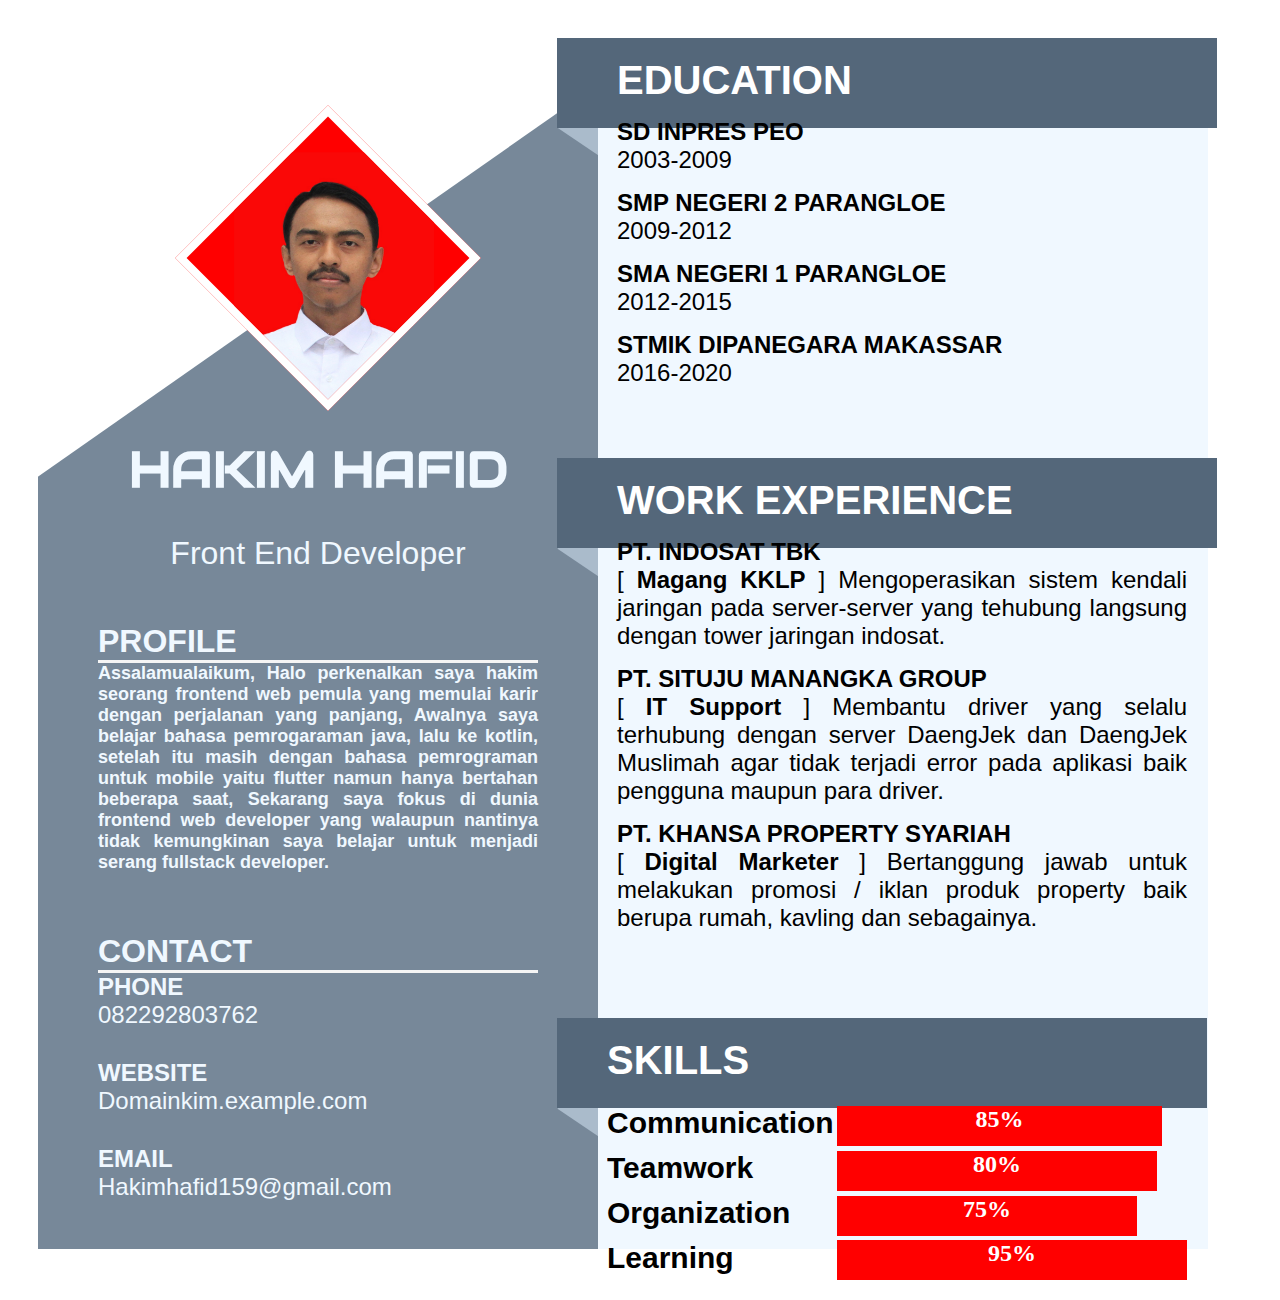
<file: index.html>
<!DOCTYPE html>
<html lang="en">
  <head>
    <meta charset="UTF-8" />
    <meta http-equiv="X-UA-Compatible" content="IE=edge" />
    <meta name="viewport" content="width=device-width, initial-scale=1.0" />
    <link
      rel="stylesheet"
      href="https://fonts.googleapis.com/css?family=Audiowide"
    />
    <title>Latihan Pembuatan CV</title>
  </head>
  <body>
    <div style="display: grid; grid-template-columns: 60px auto">
      <div
        class="box-kiri"
        style="
          background-color: lightslategrey;
          height: auto;
          width: 500px;
          margin: 30px 30px 30px 30px;
          padding-left: 30px;
          z-index: 1;
          padding-right: 30px;
        "
      >
        <div>
          <div
            class="tambahangambar"
            style="
              content: '';
              position: absolute;
              width: 200px;
              height: 200px;
              background-color: red;
              left: 220px;
              top: 150px;
              transform: rotate(45deg);
              z-index: 1;
              overflow: hidden;
              border: solid 8px white;
            "
          >
            <div
              class="gambar"
              style="
                width: 50%;
                margin-left: auto;
                margin-right: auto;
                transform: rotate(-45deg);
                padding-top: 5px;
                padding-right: 35px;
                z-index: 2;
              "
            >
              <img src="./assets/Foto.jpg" width="200" alt="gambar" />
            </div>
          </div>
        </div>

        <div
          class="tambahan0"
          style="
            content: '';
            position: absolute;
            width: 360px;
            height: 755px;
            background-color: white;
            left: 0px;
            top: -220px;
            transform: rotate(55deg);
            z-index: -2;
            overflow: hidden;
          "
        ></div>
        <div
          class="tambahan1"
          style="
            content: '';
            position: absolute;
            width: 80px;
            height: 80px;
            background-color: rgb(170, 187, 203);
            left: 573px;
            top: 77px;
            transform: rotate(-56deg);
            z-index: 1;
          "
        ></div>
        <div
          class="tambahan2"
          style="
            content: '';
            position: absolute;
            width: 80px;
            height: 80px;
            background-color: rgb(170, 187, 203);
            left: 573px;
            margin-top: 460px;
            transform: rotate(-56deg);
            z-index: 1;
          "
        ></div>
        <div
          class="tambahan3"
          style="
            content: '';
            position: absolute;
            width: 80px;
            height: 80px;
            background-color: rgb(170, 187, 203);
            left: 573px;
            margin-top: 1020px;
            transform: rotate(-56deg);
            z-index: 1;
          "
        ></div>
        <div class="Textnya atas" style="text-align: center">
          <h1
            style="
              font-family: Audiowide;
              font-size: 50px;
              color: aliceblue;
              margin-top: 400px;
            "
          >
            HAKIM HAFID
          </h1>
          <h1
            style="
              font-family: 'Segoe UI', Tahoma, Geneva, Verdana, sans-serif;
              font-weight: 350;
              color: aliceblue;
            "
          >
            Front End Developer
          </h1>
        </div>
        <div class="Textnya profile" style="padding: 30px 30px">
          <h1
            style="
              font-family: 'Segoe UI', Tahoma, Geneva, Verdana, sans-serif;
              font-weight: 700;
              margin: 0px;
              border-bottom: 3px solid whitesmoke;
              color: aliceblue;
            "
          >
            PROFILE
          </h1>
          <p
            style="
              font-weight: 700;
              font-size: large;
              text-align: justify;
              font-family: 'Segoe UI', Tahoma, Geneva, Verdana, sans-serif;
              margin: 0px;
              padding: 0px;
              color: aliceblue;
            "
          >
            Assalamualaikum, Halo perkenalkan saya hakim seorang frontend web
            pemula yang memulai karir dengan perjalanan yang panjang, Awalnya
            saya belajar bahasa pemrogaraman java, lalu ke kotlin, setelah itu
            masih dengan bahasa pemrograman untuk mobile yaitu flutter namun
            hanya bertahan beberapa saat, Sekarang saya fokus di dunia frontend
            web developer yang walaupun nantinya tidak kemungkinan saya belajar
            untuk menjadi serang fullstack developer.
          </p>
        </div>
        <div class="Textnya-kiri contact" style="padding: 30px 30px">
          <h1
            style="
              font-family: 'Segoe UI', Tahoma, Geneva, Verdana, sans-serif;
              margin: 0px;
              font-weight: 700;
              border-bottom: 3px solid whitesmoke;
              color: aliceblue;
            "
          >
            CONTACT
          </h1>
          <h2
            style="
              font-family: 'Segoe UI', Tahoma, Geneva, Verdana, sans-serif;
              font-weight: 700;
              margin: 0px;
              color: aliceblue;
            "
          >
            PHONE
          </h2>
          <h2
            style="
              font-family: 'Segoe UI', Tahoma, Geneva, Verdana, sans-serif;
              font-weight: 500;
              color: aliceblue;
              margin: 0px;
            "
          >
            082292803762
          </h2>
          <h2
            style="
              font-family: 'Segoe UI', Tahoma, Geneva, Verdana, sans-serif;
              font-weight: 700;
              margin: 0px;
              padding-top: 30px;
              color: aliceblue;
            "
          >
            WEBSITE
          </h2>
          <h2
            style="
              font-family: 'Segoe UI', Tahoma, Geneva, Verdana, sans-serif;
              font-weight: 500;
              margin: 0px;
              color: aliceblue;
            "
          >
            Domainkim.example.com
          </h2>
          <h2
            style="
              font-family: 'Segoe UI', Tahoma, Geneva, Verdana, sans-serif;
              font-weight: 700;
              margin: 0px;
              padding-top: 30px;
              color: aliceblue;
            "
          >
            EMAIL
          </h2>
          <h2
            style="
              font-family: 'Segoe UI', Tahoma, Geneva, Verdana, sans-serif;
              font-weight: 500;
              margin: 0px;
              color: aliceblue;
            "
          >
            Hakimhafid159@gmail.com
          </h2>
          <br />
        </div>
      </div>
      <div
        class="box-kanan"
        style="
          height: auto;
          background-color: aliceblue;
          width: 610px;
          margin-left: 530px;
          margin-top: 30px;
          margin-bottom: 30px;
          margin-right: 30px;
          z-index: +1;
        "
      >
        <div
          style="
            content: '';
            position: absolute;
            width: 600px;
            height: 90px;
            background-color: rgb(84, 103, 122);
            left: 557px;
            top: 38px;
            padding-left: 60px;
            z-index: -2;
          "
        >
          <h1
            style="
              font-family: 'Segoe UI', Tahoma, Geneva, Verdana, sans-serif;
              font-weight: 600;
              font-size: 40px;
              margin: 0px;
              padding-top: 20px;
              color: white;
            "
          >
            EDUCATION
          </h1>

          <h2
            style="
              font-family: 'Segoe UI', Tahoma, Geneva, Verdana, sans-serif;
              font-weight: 700;
              color: black;
              margin-left: 550px;
              margin: 0px;
              padding-top: 15px;
            "
          >
            SD INPRES PEO
          </h2>
          <h2
            style="
              font-family: 'Segoe UI', Tahoma, Geneva, Verdana, sans-serif;
              font-weight: 500;
              color: black;
              margin: 0px;
            "
          >
            2003-2009
          </h2>
          <h2
            style="
              font-family: 'Segoe UI', Tahoma, Geneva, Verdana, sans-serif;
              font-weight: 700;
              color: black;
              margin-left: 550px;
              margin: 0px;
              padding-top: 15px;
            "
          >
            SMP NEGERI 2 PARANGLOE
          </h2>
          <h2
            style="
              font-family: 'Segoe UI', Tahoma, Geneva, Verdana, sans-serif;
              font-weight: 500;
              color: black;
              margin: 0px;
            "
          >
            2009-2012
          </h2>
          <h2
            style="
              font-family: 'Segoe UI', Tahoma, Geneva, Verdana, sans-serif;
              font-weight: 700;
              color: black;
              margin-left: 550px;
              margin: 0px;
              padding-top: 15px;
            "
          >
            SMA NEGERI 1 PARANGLOE
          </h2>
          <h2
            style="
              font-family: 'Segoe UI', Tahoma, Geneva, Verdana, sans-serif;
              font-weight: 500;
              color: black;
              margin: 0px;
            "
          >
            2012-2015
          </h2>
          <h2
            style="
              font-family: 'Segoe UI', Tahoma, Geneva, Verdana, sans-serif;
              font-weight: 700;
              color: black;
              margin-left: 550px;
              margin: 0px;
              padding-top: 15px;
            "
          >
            STMIK DIPANEGARA MAKASSAR
          </h2>
          <h2
            style="
              font-family: 'Segoe UI', Tahoma, Geneva, Verdana, sans-serif;
              font-weight: 500;
              color: black;
              margin: 0px;
            "
          >
            2016-2020
          </h2>

          <div
            style="
              content: '';
              position: absolute;
              width: 600px;
              height: 90px;
              background-color: rgb(84, 103, 122);
              left: 0px;
              top: 420px;
              padding-left: 60px;
              z-index: -2;
            "
          >
            <h1
              style="
                font-family: 'Segoe UI', Tahoma, Geneva, Verdana, sans-serif;
                font-weight: 600;
                font-size: 40px;
                margin: 0px;
                padding-top: 20px;
                color: white;
              "
            >
              WORK EXPERIENCE
            </h1>
            <h2
              style="
                font-family: 'Segoe UI', Tahoma, Geneva, Verdana, sans-serif;
                font-weight: 700;
                color: black;
                margin-left: 550px;
                margin: 0px;
                padding-top: 15px;
              "
            >
              PT. INDOSAT TBK
            </h2>
            <h2
              style="
                font-family: 'Segoe UI', Tahoma, Geneva, Verdana, sans-serif;
                font-weight: 500;
                color: black;
                text-align: justify;
                padding-right: 30px;
                margin: 0px;
              "
            >
              [ <b>Magang KKLP</b> ] Mengoperasikan sistem kendali jaringan pada
              server-server yang tehubung langsung dengan tower jaringan
              indosat.
            </h2>
            <h2
              style="
                font-family: 'Segoe UI', Tahoma, Geneva, Verdana, sans-serif;
                font-weight: 700;
                color: black;
                margin-left: 550px;
                margin: 0px;
                padding-top: 15px;
              "
            >
              PT. SITUJU MANANGKA GROUP
            </h2>
            <h2
              style="
                font-family: 'Segoe UI', Tahoma, Geneva, Verdana, sans-serif;
                font-weight: 500;
                color: black;
                text-align: justify;
                padding-right: 30px;
                margin: 0px;
              "
            >
              [ <b>IT Support</b> ] Membantu driver yang selalu terhubung dengan
              server DaengJek dan DaengJek Muslimah agar tidak terjadi error
              pada aplikasi baik pengguna maupun para driver.
            </h2>
            <h2
              style="
                font-family: 'Segoe UI', Tahoma, Geneva, Verdana, sans-serif;
                font-weight: 700;
                color: black;
                margin-left: 550px;
                margin: 0px;
                padding-top: 15px;
              "
            >
              PT. KHANSA PROPERTY SYARIAH
            </h2>
            <h2
              style="
                font-family: 'Segoe UI', Tahoma, Geneva, Verdana, sans-serif;
                font-weight: 500;
                color: black;
                text-align: justify;
                padding-right: 30px;
                margin: 0px;
              "
            >
              [ <b>Digital Marketer </b> ] Bertanggung jawab untuk melakukan
              promosi / iklan produk property baik berupa rumah, kavling dan
              sebagainya.
            </h2>

            <div
              style="
                content: '';
                position: absolute;
                width: 600px;
                height: 90px;
                background-color: rgb(84, 103, 122);
                left: 0px;
                top: 560px;
                padding-left: 50px;
                z-index: -2;
              "
            >
              <h1
                style="
                  font-family: 'Segoe UI', Tahoma, Geneva, Verdana, sans-serif;
                  font-weight: 600;
                  font-size: 40px;
                  margin: 0px;
                  padding-top: 20px;
                  color: white;
                "
              >
                SKILLS
              </h1>
              <div
                style="
                  display: grid;
                  grid-template-columns: 220px auto;
                  margin-top: 3px;
                  overflow: hidden;
                  gap: 10px;
                  padding-right: 20px;
                "
              >
                <h1
                  style="
                    font-family: 'Segoe UI', Tahoma, Geneva, Verdana, sans-serif;
                    font-weight: 600;
                    font-size: 30px;
                  "
                >
                  Communication
                </h1>
                <h2
                  style="
                    color: white;
                    text-align: center;
                    width: 325px;
                    height: 40px;
                    background-color: red;
                  "
                >
                  85%
                </h2>
              </div>
              <div
                style="
                  display: grid;
                  grid-template-columns: 220px auto;
                  margin-top: -35px;
                  overflow: hidden;
                  gap: 10px;
                  padding-right: 20px;
                "
              >
                <h1
                  style="
                    font-family: 'Segoe UI', Tahoma, Geneva, Verdana, sans-serif;
                    font-weight: 600;
                    font-size: 30px;
                  "
                >
                  Teamwork
                </h1>
                <h2
                  style="
                    color: white;
                    text-align: center;
                    width: 320px;
                    height: 40px;
                    background-color: red;
                  "
                >
                  80%
                </h2>
              </div>
              <div
                style="
                  display: grid;
                  grid-template-columns: 220px auto;
                  margin-top: -35px;
                  overflow: hidden;
                  gap: 10px;
                  padding-right: 20px;
                "
              >
                <h1
                  style="
                    font-family: 'Segoe UI', Tahoma, Geneva, Verdana, sans-serif;
                    font-weight: 600;
                    font-size: 30px;
                  "
                >
                  Organization
                </h1>
                <h2
                  style="
                    color: white;
                    text-align: center;
                    width: 300px;
                    height: 40px;
                    background-color: red;
                  "
                >
                  75%
                </h2>
              </div>
              <div
                style="
                  display: grid;
                  grid-template-columns: 220px auto;
                  margin-top: -35px;
                  overflow: hidden;
                  gap: 10px;
                  padding-right: 20px;
                "
              >
                <h1
                  style="
                    font-family: 'Segoe UI', Tahoma, Geneva, Verdana, sans-serif;
                    font-weight: 600;
                    font-size: 30px;
                  "
                >
                  Learning
                </h1>
                <h2
                  style="
                    color: white;
                    text-align: center;
                    width: 350px;
                    height: 40px;
                    background-color: red;
                  "
                >
                  95%
                </h2>
              </div>
            </div>
          </div>
        </div>
      </div>
    </div>
  </body>
</html>
</file>
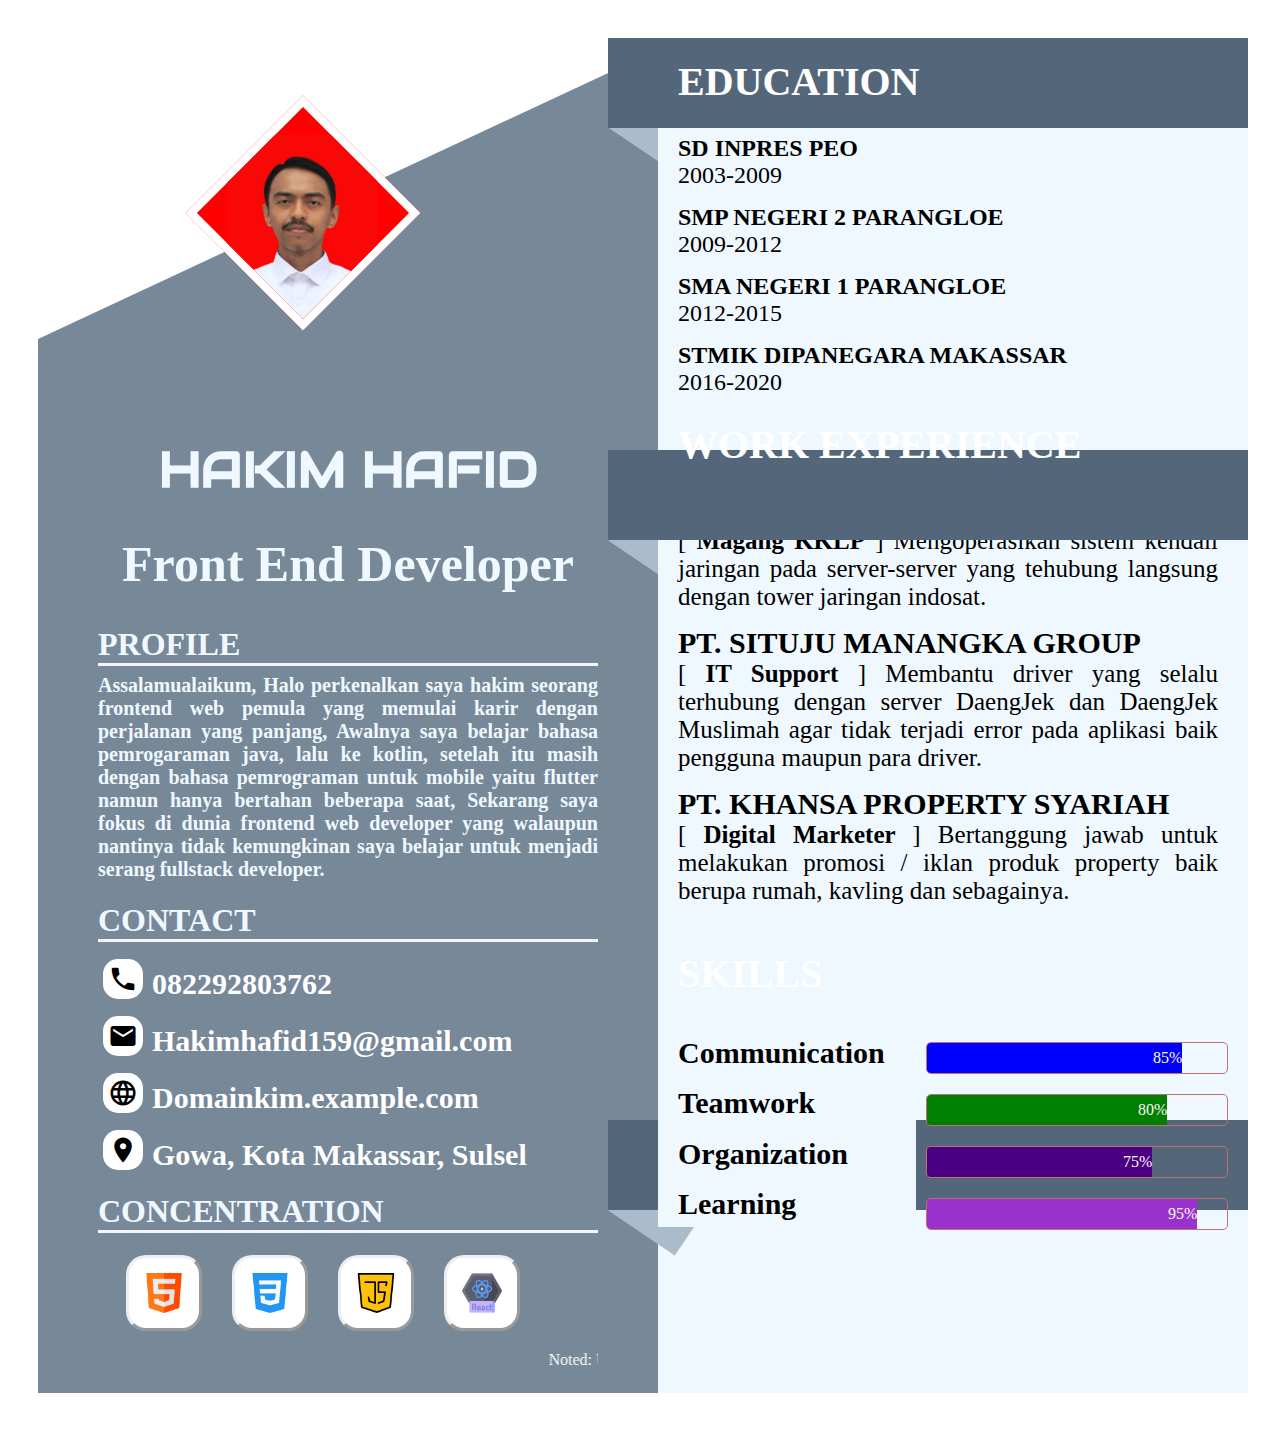
<file: new.html>
<!DOCTYPE html>
<html lang="en">
  <head>
    <meta charset="UTF-8" />
    <meta http-equiv="X-UA-Compatible" content="IE=edge" />
    <meta name="viewport" content="width=device-width, initial-scale=1.0" />
    <link
      rel="stylesheet"
      href="https://fonts.googleapis.com/css?family=Audiowide"
    />
    <link
      rel="stylesheet"
      href="https://fonts.googleapis.com/icon?family=Material+Icons"
    />
    <link rel="stylesheet" href="./style.css" />
    <title>CV with external CSS</title>
  </head>
  <body>
    <div class="main">
      <!-- ini mockup untuk semua tampilan, silahkan baca noted di cv paling kiri bawah -->
      <img src="./assets/template.jpg" alt="template" class="template" />
      <!-- setiap komponen dengan class "wrao_" dibuat untuk membuat bentuk pemangkasan di setiap komponen lain -->
      <div class="wrap_leftbox"></div>
      <div class="left-box">
        <div class="wrap_image">
          <div class="image">
            <img class="imagenya" src="./assets/Foto.jpg" alt="Fotoku" />
          </div>
        </div>
        <div class="text_title" style="text-align: center">
          <h1 class="text_name">HAKIM HAFID</h1>
          <h1 class="text_fe_dev">Front End Developer</h1>
        </div>
        <h1 class="text_profile">PROFILE</h1>
        <p class="text_desc_me">
          Assalamualaikum, Halo perkenalkan saya hakim seorang frontend web
          pemula yang memulai karir dengan perjalanan yang panjang, Awalnya saya
          belajar bahasa pemrogaraman java, lalu ke kotlin, setelah itu masih
          dengan bahasa pemrograman untuk mobile yaitu flutter namun hanya
          bertahan beberapa saat, Sekarang saya fokus di dunia frontend web
          developer yang walaupun nantinya tidak kemungkinan saya belajar untuk
          menjadi serang fullstack developer.
        </p>
        <!-- icon yang ada di dalam class "list_contact bersumber dari fontawesome icon" -->
        <h1 class="text_contact">CONTACT</h1>
        <div class="list_contact" style="margin-top: -20px">
          <ul>
            <li style="list-style-type: none">
              <i class="material-icons">phone</i>
              <h2 class="text_materialicon">082292803762</h2>
            </li>
            <li>
              <i class="material-icons">mail</i>
              <h2 class="text_materialicon">Hakimhafid159@gmail.com</h2>
            </li>
            <li>
              <i class="material-icons">language</i>
              <h2 class="text_materialicon">Domainkim.example.com</h2>
            </li>
            <li>
              <i class="material-icons">place</i>
              <h2 class="text_materialicon">Gowa, Kota Makassar, Sulsel</h2>
            </li>
          </ul>
        </div>
        <h1 class="text_concentration">CONCENTRATION</h1>
        <div class="list_concentration">
          <ul style="align-content: space-between">
            <li style="list-style-type: none">
              <div class="container_icon">
                <img src="./assets/html5.png" alt="html" class="icon" />
                <div class="overlay_icon">
                  <div class="text_overlay">HTML 5</div>
                </div>
              </div>
              <div class="container_icon">
                <img src="./assets/css3.png" alt="css" class="icon" />
                <div class="overlay_icon">
                  <div class="text_overlay">CSS 3</div>
                </div>
              </div>
              <div class="container_icon">
                <img src="./assets/js.png" alt="js" class="icon" />
                <div class="overlay_icon">
                  <div class="text_overlay">JAVASCRIPT</div>
                </div>
              </div>
              <div class="container_icon">
                <img src="./assets/react.png" alt="react" class="icon" />
                <div class="overlay_icon">
                  <div class="text_overlay">REACT JS</div>
                </div>
              </div>
            </li>
          </ul>
        </div>
        <marquee behavior="scroll" direction="left" class="info"
          >Noted: Untuk melihat tampilan template mockup silahkan arahkan kursor
          ke tengah tampilan cv.</marquee
        >
      </div>
      <div class="right-box">
        <div>
          <div class="shape1"></div>
          <div class="backshape1"></div>
          <h1 class="text_education">EDUCATION</h1>
          <div class="container_school">
            <h2 class="text_school">SD INPRES PEO</h2>
            <h2 class="text_year">2003-2009</h2>
            <h2 class="text_school">SMP NEGERI 2 PARANGLOE</h2>
            <h2 class="text_year">2009-2012</h2>
            <h2 class="text_school">SMA NEGERI 1 PARANGLOE</h2>
            <h2 class="text_year">2012-2015</h2>
            <h2 class="text_school">STMIK DIPANEGARA MAKASSAR</h2>
            <h2 class="text_year">2016-2020</h2>
          </div>
        </div>
        <div>
          <div class="shape2"></div>
          <div class="backshape2"></div>
          <h1 class="text_experience">WORK EXPERIENCE</h1>
          <div class="container_experience">
            <h1 class="text_pt">PT. INDOSAT TBK</h1>
            <p class="text_desc_pt">
              [ <b>Magang KKLP</b> ] Mengoperasikan sistem kendali jaringan pada
              server-server yang tehubung langsung dengan tower jaringan
              indosat.
            </p>
            <h1 class="text_pt">PT. SITUJU MANANGKA GROUP</h1>
            <p class="text_desc_pt">
              [ <b>IT Support</b> ] Membantu driver yang selalu terhubung dengan
              server DaengJek dan DaengJek Muslimah agar tidak terjadi error
              pada aplikasi baik pengguna maupun para driver.
            </p>
            <h1 class="text_pt">PT. KHANSA PROPERTY SYARIAH</h1>
            <p class="text_desc_pt">
              [ <b>Digital Marketer </b> ] Bertanggung jawab untuk melakukan
              promosi / iklan produk property baik berupa rumah, kavling dan
              sebagainya.
            </p>
          </div>
        </div>
        <div>
          <div class="shape3"></div>
          <div class="backshape3"></div>
          <h1 class="text_skills">SKILLS</h1>
          <div class="container_skillpersen">
            <div class="container_skills">
              <h1 class="list_skill">Communication</h1>
              <h1 class="list_skill">Teamwork</h1>
              <h1 class="list_skill">Organization</h1>
              <h1 class="list_skill">Learning</h1>
            </div>
            <div class="container_persen">
              <div class="progress progress-blue">
                <span data-progress="85">85%</span>
              </div>
              <div class="progress progress-green">
                <span data-progress="80">80%</span>
              </div>
              <div class="progress progress-purple">
                <span data-progress="75">75%</span>
              </div>
              <div class="progress progress-red">
                <span data-progress="95">95%</span>
              </div>
            </div>
          </div>
        </div>
      </div>
    </div>
  </body>
</html>
</file>
<file: style.css>
.main {
  /* background-color: greenyellow; */
  display: grid;
  grid-template-columns: 60px auto;
}
.wrap_leftbox {
  content: "";
  position: absolute;
  width: 360px;
  height: 755px;
  background-color: white;
  left: 100px;
  top: -350px;
  transform: rotate(65deg);
  z-index: 2;
  overflow: hidden;
}
.left-box {
  background-color: lightslategrey;
  height: auto;
  width: 500px;
  margin: 30px 30px 30px 30px;
  padding-left: 60px;
  padding-right: 60px;
  padding-bottom: 20px;
}

.wrap_image {
  content: "";
  position: absolute;
  width: 150px;
  height: 150px;
  background-color: red;
  left: 220px;
  top: 130px;
  transform: rotate(45deg);
  z-index: 3;
  overflow: hidden;
  border: solid 8px white;
}
.image {
  width: 50%;
  margin-left: auto;
  margin-right: auto;
  transform: rotate(-45deg);
  padding-top: 5px;
  padding-right: 35px;
}
.imagenya {
  width: 150px;
}

.text_name {
  font-family: Audiowide;
  font-size: 50px;
  color: aliceblue;
  margin-top: 400px;
}
.text_fe_dev {
  font-family: Segoe UI;
  font-size: 50px;
  color: aliceblue;
}
.text_profile {
  font-family: Segoe UI;
  font-weight: 700;
  margin: 0px;
  padding: 0px;
  border-bottom: 3px solid whitesmoke;
  color: aliceblue;
}
.text_desc_me {
  font-weight: 700;
  font-size: 20px;
  text-align: justify;
  font-family: Segoe UI;
  margin-top: 8px;
  color: aliceblue;
}
.text_contact {
  font-family: Segoe UI;
  font-weight: 700;
  padding: 0px;
  border-bottom: 3px solid whitesmoke;
  color: aliceblue;
}

.material-icons {
  margin-top: 15px;
  background-color: white;
  border-radius: 15px;
  font-size: 30px;
  justify-content: center;
  text-align: center;
  padding: 5px;
  margin-left: -35px;
  margin-right: 5px;
}
.text_materialicon {
  display: inline;
  font-size: 30px;
  font-family: Segoe UI;
  color: white;
}
.text_concentration {
  font-family: Segoe UI;
  font-weight: 700;
  padding: 0px;
  border-bottom: 3px solid whitesmoke;
  color: aliceblue;
}

.container_icon {
  padding: 15px;
  display: inline;
  margin-left: -35px;
  margin-right: 15px;
  position: relative;
}
.icon {
  width: 40px;
  padding: 15px;
  margin-inline: 8px;
  background-color: white;
  border-radius: 20px;
  border-style: outset;
}
.overlay_icon {
  position: absolute;
  bottom: 0;
  left: 0;
  right: 0;
  background-color: rgb(84, 103, 122);
  overflow: hidden;
  width: 100%;
  height: 0;
  border-radius: 10px;
  transition: 0.5s ease;
}
.container_icon:hover .overlay_icon {
  height: 100%;
}
.text_overlay {
  white-space: nowrap;
  color: white;
  font-size: 20px;
  position: absolute;
  overflow: hidden;
  top: 50%;
  left: 50%;
  transform: translate(-50%, -50%);
  -ms-transform: translate(-50%, -50%);
}
.info {
  width: 500px;
  color: white;
}
.right-box {
  height: auto;
  background-color: aliceblue;
  width: 570px;
  margin-left: 590px;
  margin-top: 30px;
  margin-bottom: 30px;
  margin-right: 30px;
  padding-left: 20px;
  z-index: +2;
}
.text_education {
  font-family: Segoe UI;
  position: relative;
  font-weight: 600;
  font-size: 40px;
  margin: 0px;
  padding-top: 20px;
  color: white;
  z-index: 0;
}
.shape1 {
  content: "";
  position: absolute;
  width: 580px;
  height: 90px;
  background-color: rgb(84, 103, 122);
  left: 608px;
  top: 38px;
  padding-left: 60px;
  z-index: 0;
}
.backshape1 {
  content: "";
  position: absolute;
  width: 80px;
  height: 80px;
  background-color: rgb(170, 187, 203);
  left: 624px;
  top: 77px;
  overflow: hidden;
  transform: rotate(-56deg);
  z-index: -2;
}

.container_school {
  margin: 0px;
  background-color: aliceblue;
  margin-top: 15px;
  margin-left: -20px;
  padding-top: 0px;
  padding-left: 20px;
  z-index: -1;
}
.template {
  position: absolute;
  margin: auto;
  left: 620px;
  top: 600px;
  width: 100px;
  opacity: 0;
  z-index: 3;
}
.template:hover {
  transform: scale(1.5);
  opacity: 1;
  width: 500px;
  transition: transform 2s;
}
.text_school {
  font-family: Segoe UI;
  font-weight: 700;
  color: black;
  margin-left: 550px;
  margin: 0px;
  padding-top: 15px;
}
.text_year {
  font-family: Segoe UI;
  font-weight: 500;
  color: black;
  margin: 0px;
}

.text_experience {
  position: relative;
  font-family: Segoe UI;
  font-weight: 600;
  font-size: 40px;
  margin: 0px;
  margin-bottom: -15px;
  margin-top: 25px;
  color: white;
  z-index: 0;
}
.shape2 {
  content: "";
  position: absolute;
  width: 580px;
  height: 90px;
  background-color: rgb(84, 103, 122);
  left: 608px;
  top: 450px;
  padding-left: 60px;
  z-index: 0;
}
.backshape2 {
  content: "";
  position: absolute;
  width: 80px;
  height: 80px;
  background-color: rgb(170, 187, 203);
  left: 624px;
  top: 490px;
  overflow: hidden;
  transform: rotate(-56deg);
  z-index: -2;
}
.container_experience {
  margin: 0px;
  background-color: aliceblue;
  margin-top: 15px;
  margin-left: -20px;
  padding-top: 10px;
  padding-left: 20px;
  z-index: 0;
}

.text_pt {
  font-family: Segoe UI;
  font-weight: 700;
  font-size: 30px;
  color: black;
  margin-left: 550px;
  margin: 0px;
  padding-top: 15px;
}
.text_desc_pt {
  font-family: Segoe UI;
  font-weight: 500;
  font-size: 25px;
  color: black;
  text-align: justify;
  padding-right: 30px;
  margin: 0px;
}
.shape3 {
  content: "";
  position: absolute;
  width: 580px;
  height: 90px;
  background-color: rgb(84, 103, 122);
  left: 608px;
  top: 1120px;
  padding-left: 60px;
  z-index: -1;
}
.backshape3 {
  content: "";
  position: absolute;
  width: 80px;
  height: 80px;
  background-color: rgb(170, 187, 203);
  left: 624px;
  top: 1160px;
  overflow: hidden;
  transform: rotate(-56deg);
  z-index: -2;
}
.text_skills {
  font-family: Segoe UI;
  font-weight: 600;
  font-size: 40px;
  margin: 0px;
  padding-top: 45px;
  color: white;
  position: relative;
}
.container_skillpersen {
  display: grid;
  grid-template-columns: auto auto;
  gap: 0px;
  width: 100%;
  height: 230px;
}

.container_skills {
  display: grid;
  grid-template-rows: auto auto;
  margin: 0px;
  margin-top: 14px;
  padding-top: 15px;
  margin-left: -20px;
  background-color: aliceblue;
  padding-left: 20px;
}
.list_skill {
  font-family: Segoe UI;
  font-weight: 000;
  font-size: 30px;
  margin: 0px;
  padding: 0px;
  margin-top: 10px;
}
.container_persen {
  display: grid;
  grid-template-rows: auto auto;
  gap: 0px;
  width: 300px;
  height: 20px;
  padding-top: 35px;
}
.progress {
  width: 300px;
  height: 30px;
  border-radius: 5px;
  margin: 10px 10px;
  border: 1px solid rgb(189, 113, 113);
  overflow: hidden;
  position: relative;
}

.progress span {
  height: 100%;
  display: block;
  width: 0;
  gap: 5px;
  color: rgb(255, 251, 251);
  line-height: 30px;
  position: absolute;
  text-align: end;
}

.progress-blue span {
  background-color: blue;
  width: 85%;
}
.progress-green span {
  background-color: green;
  width: 80%;
}
.progress-purple span {
  background-color: indigo;
  width: 75%;
}
.progress-red span {
  background-color: darkorchid;
  width: 90%;
}
</file>
